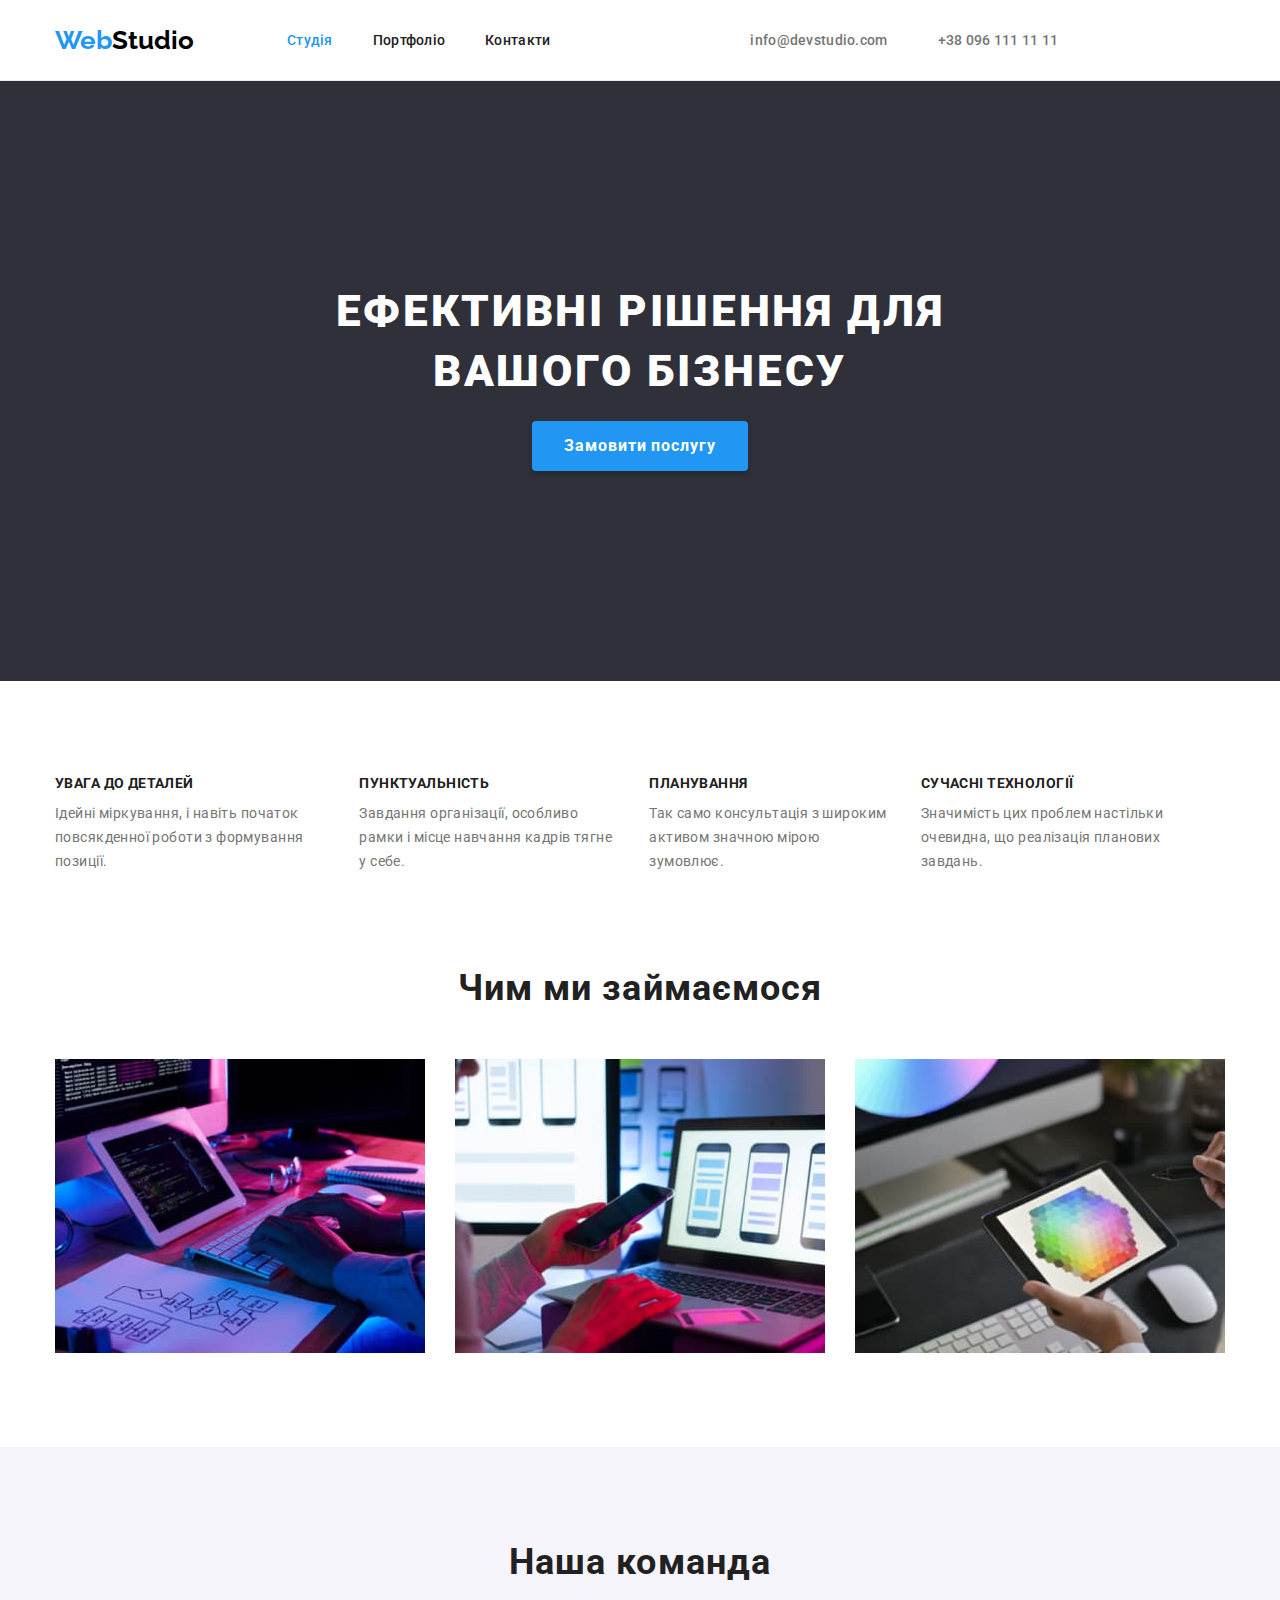
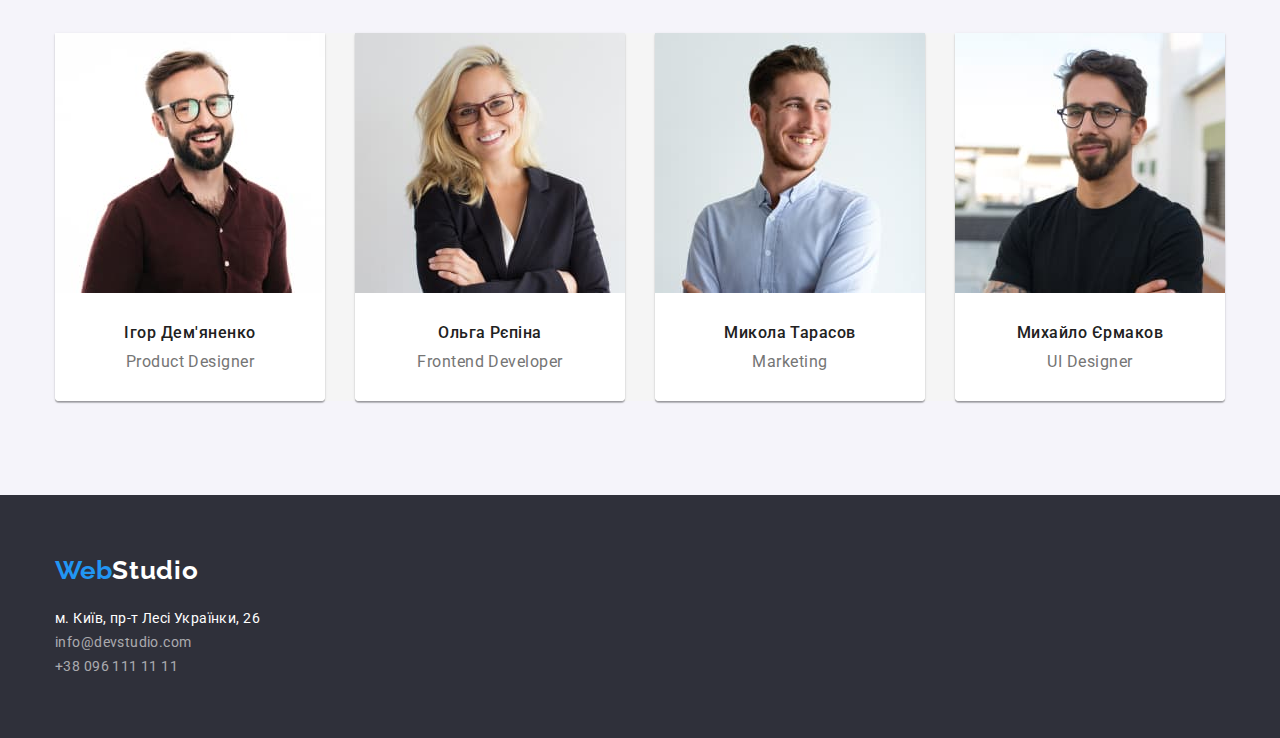
<file: index.html>
<!DOCTYPE html>
<html lang="uk">
  <head>
    <meta charset="UTF-8" />
    <meta http-equiv="X-UA-Compatible" content="IE=edge" />
    <meta name="viewport" content="width=device-width, initial-scale=1.0" />
    <title>WebStudio</title>
    <link rel="preconnect" href="https://fonts.googleapis.com" />
    <link rel="preconnect" href="https://fonts.gstatic.com" crossorigin />
    <link
      href="https://fonts.googleapis.com/css2?family=Raleway:ital,wght@0,700;1,700&family=Roboto:ital,wght@0,400;0,500;0,700;0,900;1,400;1,500;1,700;1,900&display=swap"
      rel="stylesheet"
    />
    <link
      rel="stylesheet"
      href="https://cdnjs.cloudflare.com/ajax/libs/modern-normalize/1.1.0/modern-normalize.min.css"
    />
    <link rel="stylesheet" href="./css/styles.css" />
  </head>
  <body>
    <header class="header">
      <div class="container container-nav">
        <nav class="header-nav">
          <a class="logo-header" href="./index.html"
            ><span class="logo-web">Web</span
            ><span class="logo-nav-accent">Studio</span></a
          >
          <ul class="header-menu">
            <li>
              <a class="nav-link current" href="./index.html">Студія</a>
            </li>
            <li>
              <a class="nav-link" href="./portfolio.html"
                >Портфоліо</a
              >
            </li>
            <li><a class="nav-link" href="#">Контакти</a></li>
          </ul>
        </nav>
        <ul class="nav-contacts">
          <li>
            <a class="nav-link-email-contact" href="mailto:info@devstudio.com"
              >info@devstudio.com</a
            >
          </li>
          <li>
            <a class="nav-link-tel-contact" href="tel:+380961111111"
              >+38 096 111 11 11</a
            >
          </li>
        </ul>
      </div>
    </header>
    <main>
      <section class="section about-us">
        <div class="container">
          <h1 class="about-us-content">Ефективні рішення для вашого бізнесу</h1>
          <button type="button" class="order-service-button">
            Замовити послугу
          </button>
        </div>
      </section>
      <section class="section our-advantage">
        <div class="container">
          <h2 class="visually-hidden">Наші переваги</h2>
          <ul class="our-advantages-menu">
            <li class="advantage-item">
              <h3 class="our-advantages">Увага до деталей</h3>
              <p class="our-advantages-description">
                Ідейні міркування, і навіть початок повсякденної роботи з
                формування позиції.
              </p>
            </li>
            <li>
              <h3 class="our-advantages">Пунктуальність</h3>
              <p class="our-advantages-description">
                Завдання організації, особливо рамки і місце навчання кадрів
                тягне у себе.
              </p>
            </li>
            <li>
              <h3 class="our-advantages">Планування</h3>
              <p class="our-advantages-description">
                Так само консультація з широким активом значною мірою зумовлює.
              </p>
            </li>
            <li>
              <h3 class="our-advantages">Сучасні технології</h3>
              <p class="our-advantages-description">
                Значимість цих проблем настільки очевидна, що реалізація
                планових завдань.
              </p>
            </li>
          </ul>
        </div>
      </section>
      <section class="section title-head">
        <div class="container">
          <h2 class="title">Чим ми займаємося</h2>
          <div class="container-title-description">
            <ul class="container-title-menu">
              <li class="title-foto">
                <img 
                  src="img/box_1A.jpg"
                  alt="Чим ми займаємося фото 1"
                  width="370"
                />
              </li>
              <li class="title-foto">
                <img
                  src="img/box_2A.jpg"
                  alt="Чим ми займаємося фото 2"
                  width="370"
                />
              </li>
              <li class="title-foto">
                <img
                  src="img/box_3A.jpg"
                  alt="Чим ми займаємося фото 3"
                  width="370"
                />
              </li>
            </ul>
          </div>
      </section>
      <section class="section our-team-section">
        <div class="container">
        <h2 class="title">Наша команда</h2>
        <ul class="our-team-foto">
          <li class="our-team-member">
            <img class="card"
              src="img/img-igor-s.jpg"
              alt="Наша команда фото 1"
              width="350"
            />
            <div class="description-member">
            <h3 class="our-team-name">Ігор Дем'яненко</h3>
            <p class="our-team-position">Product Designer</p>
            </div>
          </li>
          <li class="our-team-member">
            <img class="card"
              src="img/img-olga-s.jpg"
              alt="Наша команда фото 2"
              width="350"
            />
            <div class="description-member">
            <h3 class="our-team-name">Ольга Рєпіна</h3>
            <p class="our-team-position">Frontend Developer</p>
          </div>
          </li>
          <li class="our-team-member">
            <img class="card"
              src="img/img-mykola-s.jpg"
              alt="Наша команда фото3"
              width="350"
            />
            <div class="description-member">
            <h3 class="our-team-name">Микола Тарасов</h3>
            <p class="our-team-position">Marketing</p>
          </div>
          </li>
          <li class="our-team-member">
            <img class="card"
              src="img/img-myhaylo-s.jpg"
              alt="Наша команда фото 4"
              width="350"
            />
            <div class="description-member">
            <h3 class="our-team-name">Михайло Єрмаков</h3>
            <p class="our-team-position">UI Designer</p>
          </div>
          </li>
        </ul>
      </div>
      </section>
    </main>
    <footer class="footer">
      <div class="container">
      <a class="logo-footer" href="./index.html"
        ><span class="logo-web">Web</span
        ><span class="logo-studio">Studio</span></a
      >
      <address>
        <ul class="adress-menu">
          <li class="adress-link">
            <a
              class="address-street"
              href="https://goo.gl/maps/CPtrU1FHBa2aNyZL9"
              target="_blank"
              rel="noopener noreferrer nofollow"
              >м. Київ, пр-т Лесі Українки, 26</a
            >
          </li>
          <li class="adress-link">
            <a class="address-contact" href="mailto:info@devstudio.com"
              >info@devstudio.com</a
            >
          </li>
          <li class="adress-link">
            <a class="address-contact" href="tel:+380961111111"
              >+38 096 111 11 11</a
            >
          </li>
        </ul>
      </address>
    </div>
    </footer>
  </body>
</html>
</file>
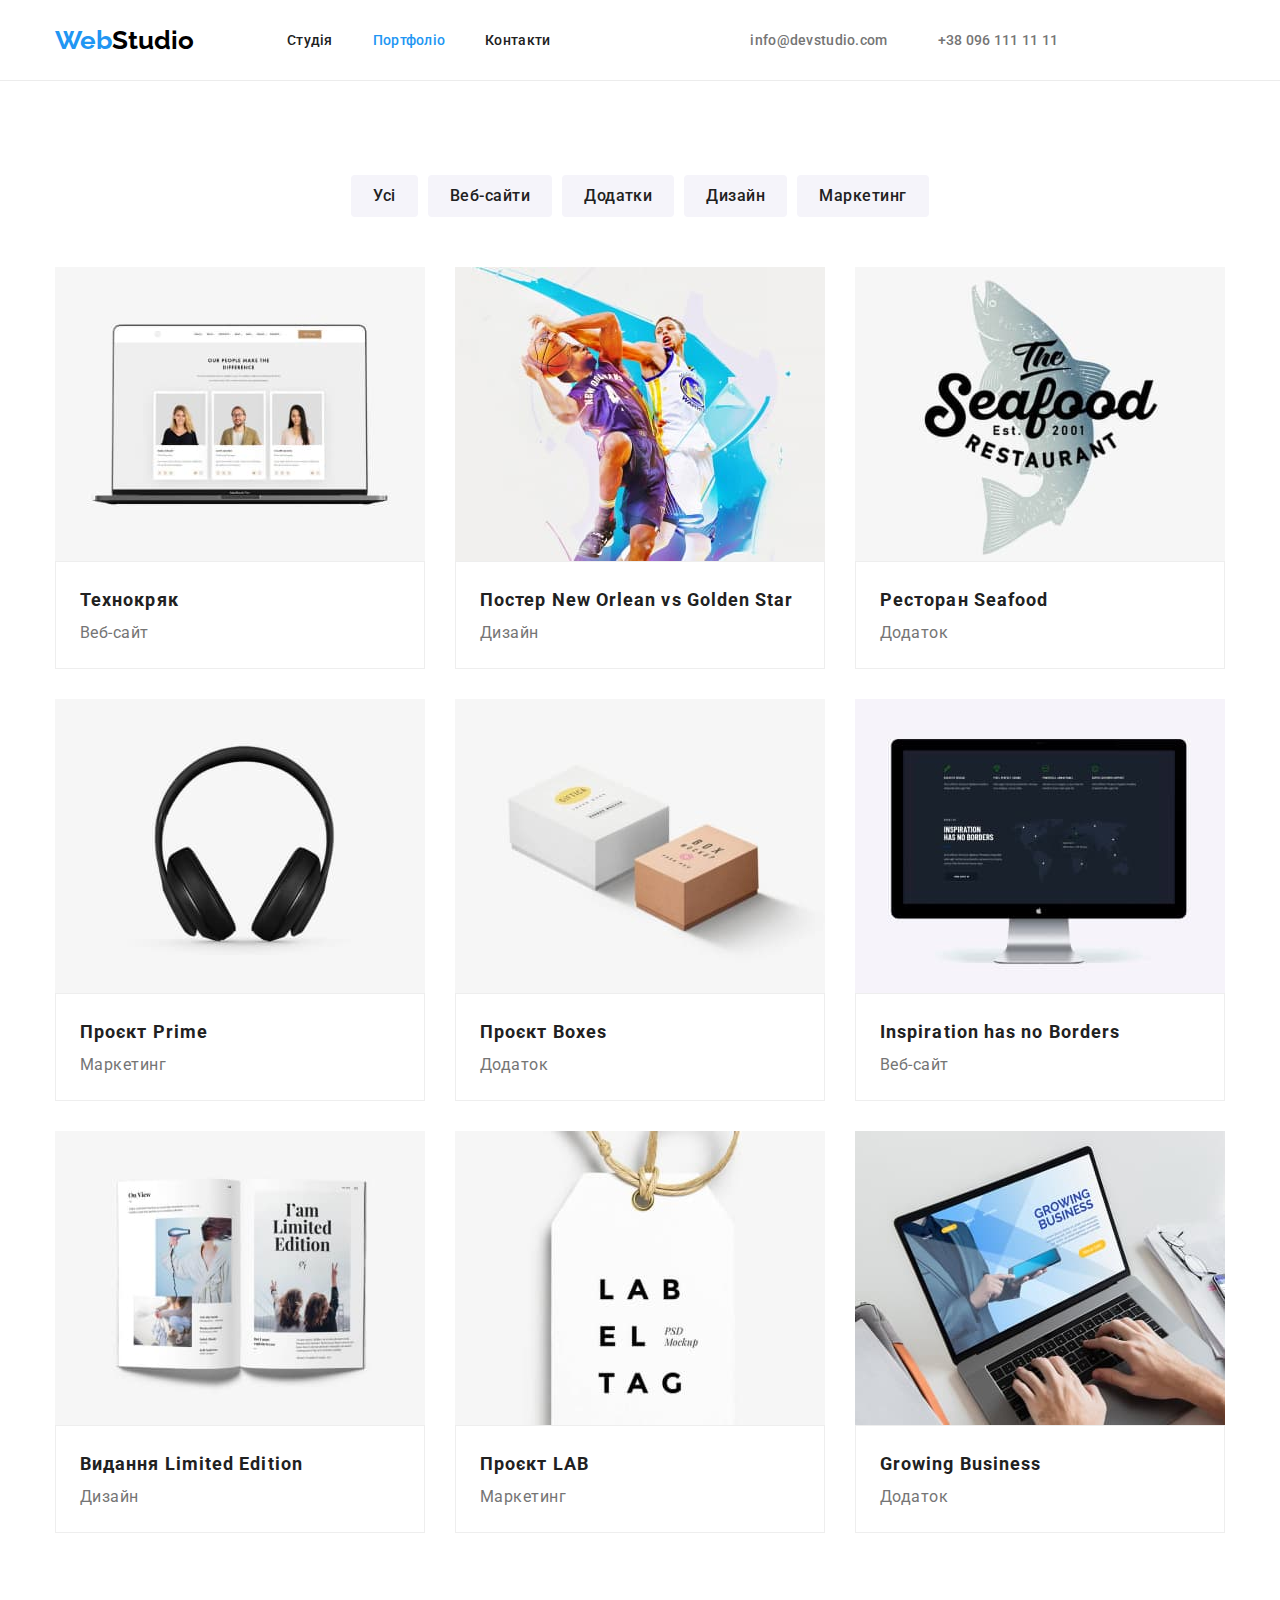
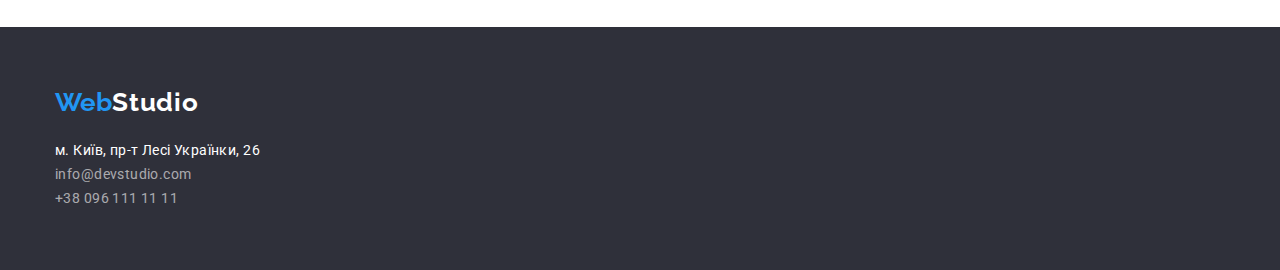
<file: portfolio.html>
<!DOCTYPE html>
<html lang="en">
  <head>
    <meta charset="UTF-8" />
    <meta http-equiv="X-UA-Compatible" content="IE=edge" />
    <meta name="viewport" content="width=device-width, initial-scale=1.0" />
    <title>Portofolio</title>
    <link rel="preconnect" href="https://fonts.googleapis.com" />
    <link rel="preconnect" href="https://fonts.gstatic.com" crossorigin />
    <link
      href="https://fonts.googleapis.com/css2?family=Raleway:ital,wght@0,700;1,700&family=Roboto:ital,wght@0,400;0,500;0,700;0,900;1,400;1,500;1,700;1,900&display=swap"
      rel="stylesheet"
    />
    <link
      rel="stylesheet"
      href="https://cdnjs.cloudflare.com/ajax/libs/modern-normalize/1.1.0/modern-normalize.min.css"
    />
    <link rel="stylesheet" href="./css/styles.css" />
  </head>
  <body>
    <header class="header">
      <div class="container container-nav">
        <nav class="header-nav">
          <a class="logo-header" href="./index.html"
            ><span class="logo-web">Web</span
            ><span class="logo-nav-accent">Studio</span></a
          >
          <ul class="header-menu">
            <li>
              <a class="nav-link" href="./index.html">Студія</a>
            </li>
            <li>
              <a class="nav-link current" href="./portfolio.html">Портфоліо</a>
            </li>
            <li><a class="nav-link" href="#">Контакти</a></li>
          </ul>
        </nav>
        <ul class="nav-contacts">
          <li>
            <a class="nav-link-email-contact" href="mailto:info@devstudio.com"
              >info@devstudio.com</a
            >
          </li>
          <li>
            <a class="nav-link-tel-contact" href="tel:+380961111111"
              >+38 096 111 11 11</a
            >
          </li>
        </ul>
      </div>
    </header>
    <main class="portfolio">
      <section class="section">
        <div class="container">
          <h1 class="visually-hidden">Наші проекти</h1>
          <ul class="filtr-solutions-button">
            <li>
              <button type="button" class="solutions-button">Усі</button>
            </li>
            <li>
              <button type="button" class="solutions-button">Веб-сайти</button>
            </li>
            <li>
              <button type="button" class="solutions-button">Додатки</button>
            </li>
            <li>
              <button type="button" class="solutions-button">Дизайн</button>
            </li>
            <li>
              <button type="button" class="solutions-button">Маркетинг</button>
            </li>
          </ul>
          <ul class="projects-examples">
            <li>
              <a class="projects-examples-link" href="#">
                <img
                  src="./img/tehnokhryaksq.jpg"
                  alt="tehnokhryak"
                  width="370"
                />
                <div class="projects-descriprtion">
                  <h2 class="projects">Технокряк</h2>
                  <p class="projects-solution">Веб-сайт</p>
                </div>
              </a>
            </li>
            <li>
              <a class="projects-examples-link" href="#">
                <img
                  src="./img/new-orlean-golden-starsq.jpg"
                  alt="new_orlean"
                  width="370"
                />
                <div class="projects-descriprtion">
                  <h2 class="projects">Постер New Orlean vs Golden Star</h2>
                  <p class="projects-solution">Дизайн</p>
                </div>
              </a>
            </li>
            <li>
              <a class="projects-examples-link" href="#">
                <img src="./img/seafoodsq.jpg" alt="seafood" width="370" />
                <div class="projects-descriprtion">
                  <h2 class="projects">Ресторан Seafood</h2>
                  <p class="projects-solution">Додаток</p>
                </div>
              </a>
            </li>
            <li>
              <a class="projects-examples-link" href="#">
                <img src="./img/primesq.jpg" alt="prime" width="370" />
                <div class="projects-descriprtion">
                  <h2 class="projects">Проєкт Prime</h2>
                  <p class="projects-solution">Маркетинг</p>
                </div>
              </a>
            </li>
            <li>
              <a class="projects-examples-link" href="#">
                <img src="./img/boxessq.jpg" alt="boxes" width="370" />
                <div class="projects-descriprtion">
                  <h2 class="projects">Проєкт Boxes</h2>
                  <p class="projects-solution">Додаток</p>
                </div>
              </a>
            </li>
            <li>
              <a class="projects-examples-link" href="#">
                <img
                  src="./img/inspirationsq.jpg"
                  alt="inspiration"
                  width="370"
                />
                <div class="projects-descriprtion">
                  <h2 class="projects">Inspiration has no Borders</h2>
                  <p class="projects-solution">Веб-сайт</p>
                </div>
              </a>
            </li>
            <li>
              <a class="projects-examples-link" href="#">
                <img
                  src="./img/limited_editionsq.jpg"
                  alt="limited_edition"
                  width="370"
                />
                <div class="projects-descriprtion">
                  <h2 class="projects">Видання Limited Edition</h2>
                  <p class="projects-solution">Дизайн</p>
                </div>
              </a>
            </li>
            <li>
              <a class="projects-examples-link" href="#">
                <img src="./img/labsq.jpg" alt="lab" width="370" />
                <div class="projects-descriprtion">
                  <h2 class="projects">Проєкт LAB</h2>
                  <p class="projects-solution">Маркетинг</p>
                </div>
              </a>
            </li>
            <li>
              <a class="projects-examples-link" href="#">
                <img
                  src="./img/growing_businesssq.jpg"
                  alt="growing_business"
                  width="370"
                />
                <div class="projects-descriprtion">
                  <h2 class="projects">Growing Business</h2>
                  <p class="projects-solution">Додаток</p>
                </div>
              </a>
            </li>
          </ul>
        </div>
      </section>
    </main>
    <footer class="footer">
      <div class="container">
        <a class="logo-footer" href="./index.html"
          ><span class="logo-web">Web</span
          ><span class="logo-studio">Studio</span></a
        >
        <address>
          <ul class="adress-menu">
            <li class="adress-link">
              <a
                class="address-street"
                href="https://goo.gl/maps/CPtrU1FHBa2aNyZL9"
                target="_blank"
                rel="noopener noreferrer nofollow"
                >м. Київ, пр-т Лесі Українки, 26</a
              >
            </li>
            <li class="adress-link">
              <a class="address-contact" href="mailto:info@devstudio.com"
                >info@devstudio.com</a
              >
            </li>
            <li class="adress-link">
              <a class="address-contact" href="tel:+380961111111"
                >+38 096 111 11 11</a
              >
            </li>
          </ul>
        </address>
      </div>
    </footer>
  </body>
</html>
</file>
<file: css/styles.css>
:root {
    --title-text-color: #212121;
    --button-hover-focus-background-color: #2196F3;
    --background-color: #FFFFFF;

}

body {
    font-family: 'Roboto', sans-serif;
    color: var(--title-text-color);
    
}
html {
    box-sizing: border-box;
}


a {
text-decoration: none;
}
a:hover {
color: #2196F3;
}
a:focus-visible {
color: #2196F3;
}

ul {
list-style: none
 }
 *::before,
 *::after {
   box-sizing: inherit;
 }


h1,
h2,
h3,
h4,
h5,
h6,
p,
ul {
  padding: 0;
  margin: 0;
}
img {
    display: block;
    max-width: 100%;
    height: auto;
    cursor: pointer;
}
.header {
    background: #FFFFFF;
    margin-left: auto;
    margin-right: auto;
    margin-top: 0;
    margin-bottom: 0;
    border-bottom-width: 1px;
    border-bottom-style: solid;
    border-bottom-color: #ECECEC;
        
}
.container {
    width: 100%;
    width: 1200px;
    padding-left: 15px;
    padding-right: 15px;
    margin: 0 auto;
  }

.container-nav {
    display: flex;
    align-items: center;
    flex-direction: row;
         
}

.header-nav {
    display: flex;
    align-items: center;
    justify-content: space-between;
     
}

.logo-header {
 font-family: 'Raleway', 'sans-serif';
 padding: 24px 0px;
 margin-right: 93px;
 

 }
.logo-footer {
 display: block;
 font-family: 'Raleway', 'sans-serif';
 margin-bottom: 20px;

 }
 .header-menu {
    display: flex;
    gap: 40px;

}
.nav-contacts {
    display: flex;
    gap: 50px;
    padding-left: 200px;
    
}
.logo-web {
    color: #2196F3;
    font-style: normal;
    font-weight: 700;
    font-size: 26px;
    line-height: 31px;
}
.logo-nav-accent {
    color: #000000;
    font-style: normal;
    font-weight: 700;
    font-size: 26px;
    line-height: 31px;
}
.nav-link {
    display: block;
    color: #212121;
    font-style: normal;
    font-weight: 500;
    font-size: 14px;
    line-height: 16px;
    letter-spacing: 0.02em;
    padding: 32px 0px;
    
}

.current {
    color: #2196F3;
        
}
.nav-link-email-contact {
    font-family: 'Roboto';
    font-style: normal;
    font-weight: 500;
    font-size: 14px;
    line-height: 16px;
    letter-spacing: 0.02em;
    color: #757575;
    padding: 32px 0px;
}
.nav-link-tel-contact {
    font-family: 'Roboto';
    font-style: normal;
    font-weight: 500;
    font-size: 14px;
    line-height: 16px;
    letter-spacing: 0.02em;
    color: #757575;
    padding: 32px 0px;

}
.section{
    margin-left: auto;
    margin-right: auto;
    padding-top: 94px;
    padding-bottom: 94px;
  }
.about-us {
    background-color: #2F303A;
    padding: 200px 0 200px;
    height: 600px;
    
    
}
.about-us-content {
    color: #FFFFFF;
    text-transform: uppercase;
    font-family: 'Roboto';
    font-style: normal;
    font-weight: 900;
    font-size: 44px;
    line-height: 60px;
    letter-spacing: 0.06em;
    width: 696px;
    margin: 0 auto 20px;
    text-align: center;
 
}

.order-service-button {
    display: block;
    min-width: 216px;
    margin-left: auto;
    margin-right: auto;
    color: var(--background-color);
    background: #2196F3;
    box-shadow: 0px 4px 4px rgba(0, 0, 0, 0.15);
    border-radius: 4px;
    border-color: transparent;
    width: 216px;
    height: 50px;
    left: 692px;
    top: 430px;
    font-family: 'Roboto';
    font-style: normal;
    font-weight: 700;
    font-size: 16px;
    line-height: 30px;
    letter-spacing: 0.06em;
    cursor: pointer;
 

       
}
.order-service-button:hover, .order-service-button:focus  {
    background-color: #188CE8;
}
.visually-hidden {
      position: absolute;
      white-space: nowrap;
      width: 1px;
      height: 1px;
      overflow: hidden;
      border: 0;
      padding: 0;
      clip: rect(0 0 0 0);
      clip-path: inset(50%);
      margin: -1px;
}
.our-advantages-menu {
    display: flex;
    flex-direction: row;
    
}
.advantages-item{
    width: 270px;
  }
.advantages-item:not(:last-child){
    margin-right: 30px;
  }

.our-advantages {
    background-color: #fff;
    font-family: 'Roboto';
    font-style: normal;
    font-weight: 700;
    font-size: 14px;
    line-height: 16px;
    letter-spacing: 0.03em;
    text-transform: uppercase;
    color: #212121;
}
.our-advantages-description {
    font-family: 'Roboto';
    font-style: normal;
    font-weight: 400;
    font-size: 14px;
    line-height: 24px;
    letter-spacing: 0.03em;
    color: #757575;
    margin-right: 30px;
    padding-top: 10px;
}

.our-advantages-description:not(:last-child) {
    margin-right: 30px;
}
.title-head {
    background-color: #fff;
    padding-top: 0px;
}
.title {
    font-family: 'Roboto';
    font-style: normal;
    font-weight: 700;
    font-size: 36px;
    line-height: 42px;
    letter-spacing: 0.03em;
    color: var(--title-text-color);
    text-align: center;
    padding-bottom: 50px;
 
    
}
.container-title-description {
    display: flex;

}
.container-title-menu {
    display: flex;
    flex-direction: row;
    align-items: center;
	
}
.title-foto {
    cursor: pointer;
}
.title-foto:not(:last-child) {
    margin-right: 30px;
}
.our-team-section {
    background: #F5F4FA;
    align-items: center;
    max-width: none;

}
.our-team-foto{
    background-color: #F5F5F5;
    display: flex;
    flex-direction: row;
    align-items: center;
    gap: 30px;

}
.our-team-name {
    font-family: 'Roboto';
    font-style: normal;
    font-weight: 500;
    font-size: 16px;
    line-height: 19px;
   /* identical to box height */
    letter-spacing: 0.03em;
    color: #212121;
    text-align: center;
    padding-bottom: 10px;
    
}
.description-member {
    padding-top: 30px;
    padding-bottom: 30px;
    padding-left: 30px;
    padding-right: 30px;
    background: #FFFFFF;

}
.card {
    align-self: flex-start;
    margin-top: 0;
}
.our-team-position {
    font-family: 'Roboto';
    font-style: normal;
    font-weight: 400;
    font-size: 16px;
    line-height: 19px;
   /* identical to box height */
    letter-spacing: 0.03em;
    color: #757575;
    text-align: center;
    

}
.our-team-member {
    width: calc(100%/4 - 30px/4*3);
    box-shadow: 0px 1px 3px rgba(0, 0, 0, 0.12), 0px 1px 1px rgba(0, 0, 0, 0.14), 0px 2px 1px rgba(0, 0, 0, 0.2);
    border-radius: 0px 0px 4px 4px;
    overflow: hidden;
    

}
.footer{
    background-color: #2F303A;
    padding-top: 60px;
    padding-bottom: 60px;
}
.logo-studio {
    font-family: 'Raleway';
    font-style: normal;
    font-weight: 700;
    font-size: 26px;
    line-height: 31px;
    /* identical to box height */
    letter-spacing: 0.03em;
    color: #FFFFFF
    
}
.adress-menu {
    
}

.adress-link {
display: block;
    
}
.address-link:not(:last-child) {
    padding-bottom: 10px;
}

.address-street {
    font-family: 'Roboto';
    font-style: normal;
    font-weight: 400;
    font-size: 14px;
    line-height: 24px;
    /* or 171% */
    letter-spacing: 0.03em;
    color: #FFFFFF;
    margin-bottom: 10px;
 
}
.address-contact {
    font-family: 'Roboto';
    font-style: normal;
    font-weight: 400;
    font-size: 14px;
    line-height: 24px;
    /* or 171% */
    letter-spacing: 0.03em;
    color: rgba(255, 255, 255, 0.6);
    padding-bottom: 10px;
}


.portfolio {
    background-color: #FFFFFF;
    
}
.filtr-solutions-button {
    display: flex;
    justify-content: center;
    gap: 10px;


}

.solutions-button {
    font-family: 'Roboto';
    font-style: normal;
    font-weight: 500;
    font-size: 16px;
    line-height: 26px;
    /* identical to box height, or 162% */
    text-align: center;
    letter-spacing: 0.03em;
    color: #212121;
    background: #F5F4FA;
    border-radius: 4px;
    border-color: transparent;
    padding-top: 6px;
    padding-right: 20px;
    padding-bottom: 6px;
    padding-left: 20px;
    
}

.projects-examples {
    display: flex;
    flex-wrap: wrap;
    gap: 30px;
    padding-top: 50px;
    
}
.projects-examples-link {
    display: block;
    
}
.projects-examples-link:hover{
    box-shadow: 0px 1px 3px rgba(0, 0, 0, 0.12), 0px 1px 1px rgba(0, 0, 0, 0.14), 0px 2px 1px rgba(0, 0, 0, 0.2);
}
.projects-examples-link:focus-visible{
    box-shadow: 0px 1px 3px rgba(0, 0, 0, 0.12), 0px 1px 1px rgba(0, 0, 0, 0.14), 0px 2px 1px rgba(0, 0, 0, 0.2);
}


.projects-descriprtion {
    margin: 0;
    padding: 20px 24px;
    border-bottom: 1px;
    border-right: 1px;
    border-left: 1px;
    background: #FFFFFF;
    border: 1px solid #EEEEEE;

}
.projects-descriprtion:hover{
    cursor: pointer;
    box-shadow: 0px 1px 3px rgba(0, 0, 0, 0.12), 0px 1px 1px rgba(0, 0, 0, 0.14), 0px 2px 1px rgba(0, 0, 0, 0.2);
}
.projects-descriprtion:focus {
    box-shadow: 0px 1px 3px rgba(0, 0, 0, 0.12), 0px 1px 1px rgba(0, 0, 0, 0.14), 0px 2px 1px rgba(0, 0, 0, 0.2);
}

.solutions-button:hover {
    background-color: var(--button-hover-focus-background-color);
    box-shadow: 0px 3px 1px rgba(0, 0, 0, 0.1), 0px 1px 2px rgba(0, 0, 0, 0.08), 0px 2px 2px rgba(0, 0, 0, 0.12);
        color:#FFFFFF;
    
    
}
.solutions-button:focus {
    background-color: var(--button-hover-focus-background-color);
    color: #FFFFFF;
    
    
    
    
}
.projects {
    font-family: 'Roboto';
    font-style: normal;
    font-weight: 700;
    font-size: 18px;
    line-height: 36px;
    /* identical to box height, or 200% */
    letter-spacing: 0.06em;
    color: #212121;
}
.projects-solution {
    font-family: 'Roboto';
    font-style: normal;
    font-weight: 400;
    font-size: 16px;
    line-height: 30px;
    /* identical to box height, or 188% */
    letter-spacing: 0.03em;
    color: #757575;
}
</file>
